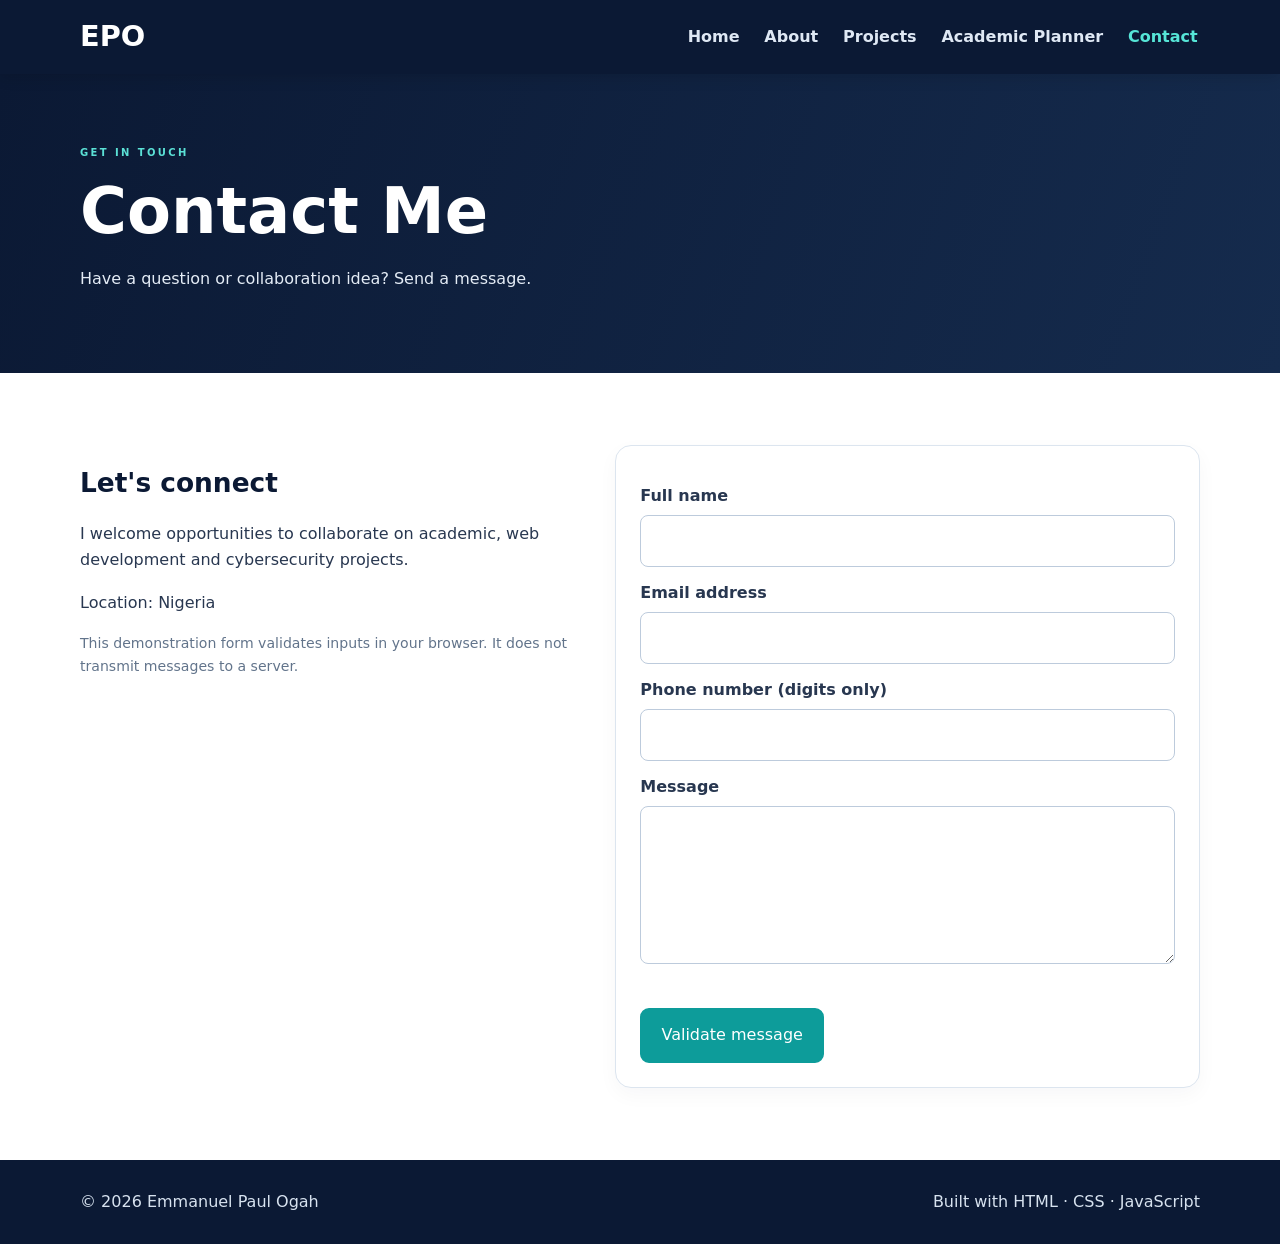
<file: contact.html>
<!DOCTYPE html>
<html lang="en">

<head>
    <meta charset="UTF-8">
    <meta name="viewport" content="width=device-width,initial-scale=1">
    <meta name="description" content="Emmanuel Paul Ogah student portfolio and academic management website">
    <title>Contact | Emmanuel Paul Ogah</title>
    <link rel="stylesheet" href="styles.css">
</head>

<body><a class="skip" href="#main">Skip to content</a>
    <header class="site-header">
        <div class="container nav-wrap"><a class="brand" href="index.html">EPO<span></span></a><button
                class="menu-toggle" type="button" aria-label="Toggle navigation" aria-expanded="false">☰</button>
            <nav class="nav" aria-label="Main navigation"><a href="index.html">Home</a><a href="about.html">About</a><a
                    href="projects.html">Projects</a><a href="planner.html">Academic Planner</a><a href="contact.html"
                    aria-current="page">Contact</a></nav>
        </div>
    </header>
    <main id="main">
        <section class="page-banner">
            <div class="container"><span class="eyebrow">GET IN TOUCH</span>
                <h1>Contact Me</h1>
                <p>Have a question or collaboration idea? Send a message.</p>
            </div>
        </section>
        <section class="section container">
            <div class="contact-layout">
                <div>
                    <h2>Let's connect</h2>
                    <p>I welcome opportunities to collaborate on academic, web development and cybersecurity projects.
                    </p>
                    <p>Location: Nigeria</p>
                    <p class="note">This demonstration form validates inputs in your browser. It does not transmit
                        messages to a server.</p>
                </div>
                <form id="contact-form" class="card" novalidate><label for="contact-name">Full name</label><input
                        id="contact-name" name="name" required autocomplete="name"><label for="contact-email">Email
                        address</label><input id="contact-email" name="email" type="email" required
                        autocomplete="email"><label for="contact-phone">Phone number (digits only)</label><input
                        id="contact-phone" name="phone" type="tel" inputmode="numeric" required
                        autocomplete="tel"><label for="contact-message">Message</label><textarea id="contact-message"
                        name="message" rows="5" required></textarea>
                    <p id="form-feedback" role="status" aria-live="polite"></p><button class="btn"
                        type="submit">Validate message</button>
                </form>
            </div>
        </section>
    </main>
    <footer>
        <div class="container footer-inner"><span>© <span id="year"></span> Emmanuel Paul Ogah</span><span>Built with
                HTML · CSS · JavaScript</span></div>
    </footer>
    <script src="script.js" defer></script>
</body>

</html>
</file>
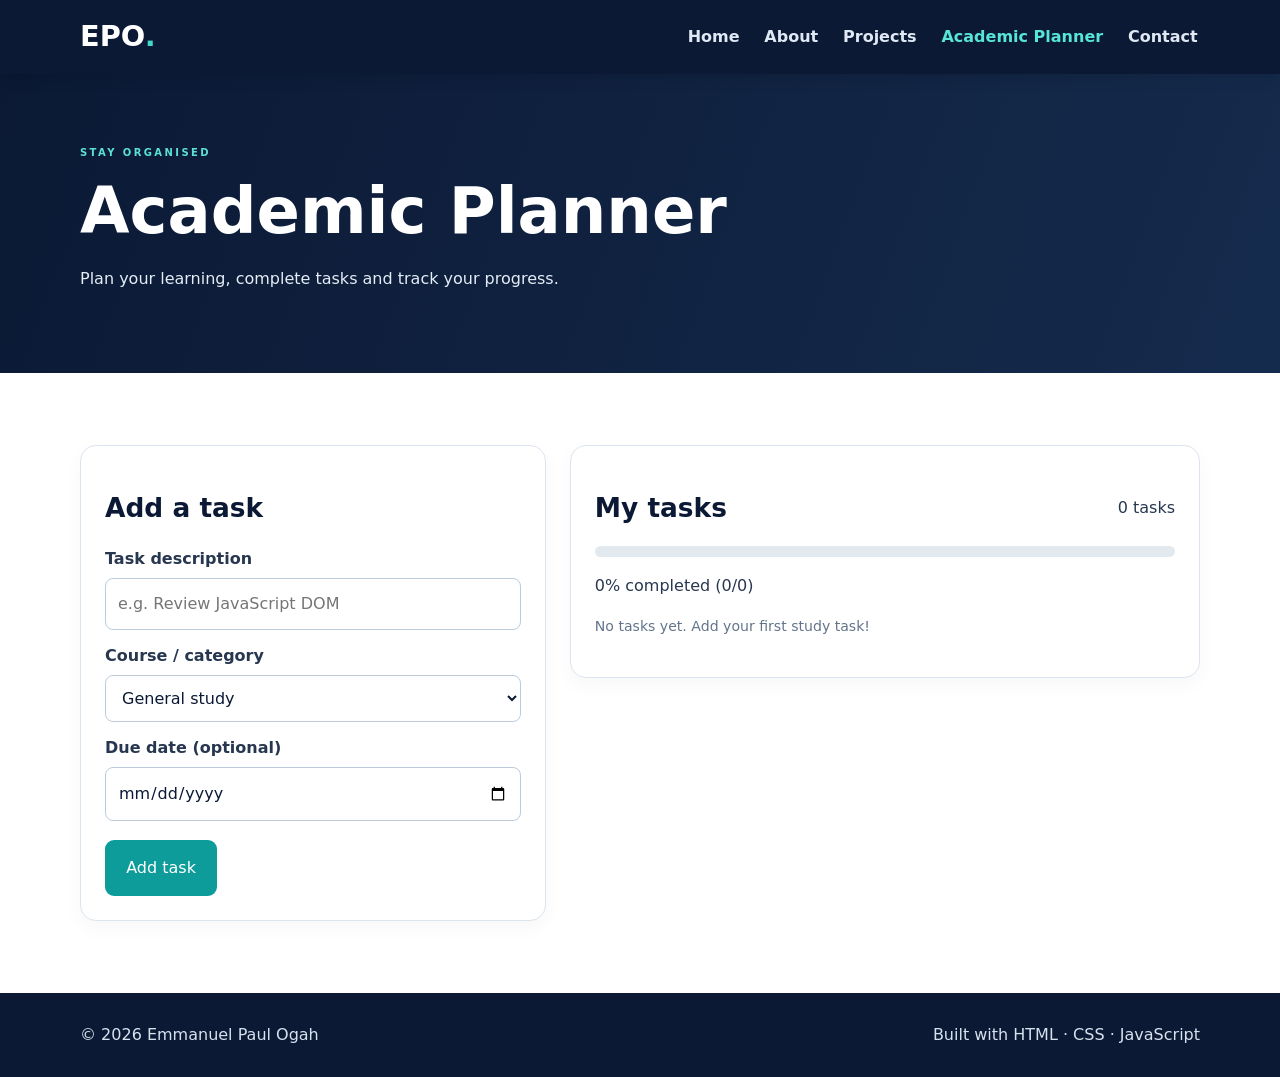
<file: planner.html>
<!DOCTYPE html><html lang="en"><head><meta charset="UTF-8"><meta name="viewport" content="width=device-width,initial-scale=1"><meta name="description" content="Emmanuel Paul Ogah student portfolio and academic management website"><title>Academic Planner | Emmanuel Paul Ogah</title><link rel="stylesheet" href="styles.css"></head><body><a class="skip" href="#main">Skip to content</a><header class="site-header"><div class="container nav-wrap"><a class="brand" href="index.html">EPO<span>.</span></a><button class="menu-toggle" type="button" aria-label="Toggle navigation" aria-expanded="false">☰</button><nav class="nav" aria-label="Main navigation"><a href="index.html" >Home</a><a href="about.html" >About</a><a href="projects.html" >Projects</a><a href="planner.html" aria-current="page">Academic Planner</a><a href="contact.html" >Contact</a></nav></div></header><main id="main"><section class="page-banner"><div class="container"><span class="eyebrow">STAY ORGANISED</span><h1>Academic Planner</h1><p>Plan your learning, complete tasks and track your progress.</p></div></section><section class="section container"><div class="planner-layout"><div class="card"><h2>Add a task</h2><form id="task-form"><label for="task-title">Task description</label><input id="task-title" name="title" required maxlength="120" placeholder="e.g. Review JavaScript DOM"><label for="task-course">Course / category</label><select id="task-course" name="course"><option>General study</option><option>Cybersecurity</option><option>Mathematics</option><option>Physics</option><option>Statistics</option><option>Computing</option></select><label for="task-date">Due date (optional)</label><input id="task-date" name="date" type="date"><button class="btn" type="submit">Add task</button></form></div><div class="card"><div class="task-heading"><h2>My tasks</h2><span id="task-count" aria-live="polite">0 tasks</span></div><div class="progress-track" role="progressbar" aria-label="Task completion" aria-valuemin="0" aria-valuemax="100" aria-valuenow="0" id="progress"><span id="progress-bar"></span></div><p id="progress-text">0% completed</p><ul id="task-list" class="task-list" aria-live="polite"></ul><p id="empty-tasks" class="note">No tasks yet. Add your first study task!</p></div></div></section></main><footer><div class="container footer-inner"><span>© <span id="year"></span> Emmanuel Paul Ogah</span><span>Built with HTML · CSS · JavaScript</span></div></footer><script src="script.js" defer></script></body></html>
</file>
<file: styles.css>
:root {
    --navy: #0b1934;
    --navy2: #152b4d;
    --teal: #0d9c9a;
    --light: #f3f7fb;
    --text: #283750;
    --border: #dce5ef;
    --white: #fff
}

* {
    box-sizing: border-box
}

html {
    scroll-behavior: smooth
}

body {
    margin: 0;
    font-family: system-ui, -apple-system, Segoe UI, sans-serif;
    color: var(--text);
    line-height: 1.65;
    background: #fff
}

a {
    color: #087f83;
    text-decoration: none
}

a:hover {
    text-decoration: underline
}

img,
video {
    max-width: 100%;
    height: auto
}

h1,
h2,
h3 {
    color: var(--navy);
    line-height: 1.22
}

h1 {
    font-size: clamp(2.3rem, 5vw, 4.2rem)
}

h2 {
    font-size: 1.65rem
}

.container {
    width: min(1120px, 90%);
    margin: auto
}

.site-header {
    background: var(--navy);
    position: sticky;
    top: 0;
    z-index: 10;
    box-shadow: 0 3px 14px #0002
}

.nav-wrap {
    display: flex;
    justify-content: space-between;
    align-items: center;
    min-height: 74px;
    gap: 1rem
}

.brand {
    font-size: 1.8rem;
    font-weight: 850;
    color: #fff
}

.brand span {
    color: #40d9ca
}

.nav {
    display: flex;
    gap: 1.25rem
}

.nav a {
    color: #dfe8f4;
    font-weight: 600;
    padding: .5rem .15rem
}

.nav a[aria-current],
.nav a:hover {
    color: #56e5d7
}

.menu-toggle {
    display: none;
    background: transparent;
    border: 1px solid #7185a0;
    border-radius: 8px;
    color: #fff;
    font-size: 1.3rem;
    padding: .3rem .75rem;
    cursor: pointer
}

.skip {
    position: absolute;
    left: -9999px
}

.skip:focus {
    left: 1rem;
    top: 1rem;
    z-index: 99;
    background: white;
    padding: 1rem
}

.hero {
    background: linear-gradient(135deg, #eef9fa, #f5f8fd);
    padding: 6rem 0
}

.hero-grid {
    display: grid;
    grid-template-columns: 1.3fr .8fr;
    gap: 4rem;
    align-items: center
}

.hero h1 em {
    color: #078c8d;
    font-style: normal
}

.eyebrow {
    color: #087f83;
    font-size: .8rem;
    font-weight: 850;
    letter-spacing: .13em
}

.lead {
    font-size: 1.15rem;
    max-width: 620px
}

.actions {
    display: flex;
    flex-wrap: wrap;
    gap: .8rem;
    margin-top: 2rem
}

.btn {
    display: inline-block;
    border: 2px solid var(--teal);
    background: var(--teal);
    color: white;
    border-radius: 9px;
    padding: .78rem 1.2rem;
    font-weight: 750;
    cursor: pointer;
    font: inherit;
    transition: transform .2s, background .2s
}

.btn:hover {
    background: #087f83;
    transform: translateY(-2px);
    text-decoration: none
}

.btn-outline {
    background: transparent;
    color: #087f83
}

.portrait {
    text-align: center;
    background: white;
    padding: 1.2rem;
    border-radius: 20px;
    box-shadow: 0 18px 40px #122f4c17
}

.portrait img {
    width: 100%;
    max-height: 330px;
    object-fit: contain
}

.portrait p,
.note {
    font-size: .88rem;
    color: #62748b
}

.section {
    padding-top: 4.5rem;
    padding-bottom: 4.5rem
}

.section>h2:not(:first-child) {
    margin-top: 2.5rem
}

.muted {
    background: var(--light)
}

.cards {
    display: grid;
    grid-template-columns: repeat(3, minmax(0, 1fr));
    gap: 1.3rem;
    margin-top: 2rem
}

.card {
    background: #fff;
    border: 1px solid var(--border);
    border-radius: 16px;
    padding: 1.5rem;
    box-shadow: 0 7px 20px #0b193409;
    transition: transform .2s
}

.card:hover {
    transform: translateY(-3px)
}

.card-icon {
    font-size: 2rem
}

.page-banner {
    background: linear-gradient(110deg, var(--navy), var(--navy2));
    padding: 4rem 0;
    color: #e4ecf6
}

.page-banner h1 {
    color: #fff;
    margin: .5rem 0
}

.page-banner .eyebrow {
    color: #5be1d6
}

.table-scroll {
    overflow-x: auto
}

table {
    width: 100%;
    border-collapse: collapse;
    background: white
}

caption {
    text-align: left;
    font-weight: 700;
    padding: .6rem
}

th,
td {
    padding: 1rem;
    text-align: left;
    border-bottom: 1px solid var(--border)
}

th {
    background: #e5f5f4;
    color: var(--navy)
}

.timeline {
    border-left: 3px solid var(--teal);
    padding-left: 1.5rem
}

.timeline article {
    margin: 1.4rem 0
}

.timeline h3 {
    margin-bottom: .2rem
}

.timeline p {
    margin-top: 0
}

.chips {
    list-style: none;
    padding: 0;
    display: flex;
    flex-wrap: wrap;
    gap: .7rem
}

.chips li {
    background: #e5f5f4;
    border-radius: 30px;
    padding: .5rem 1rem;
    color: #086d73;
    font-weight: 600
}

.interest-list {
    padding-left: 1.4rem
}

.projects .card img {
    width: 100%;
    aspect-ratio: 16/9;
    object-fit: cover;
    border-radius: 10px
}

.projects .card h2 {
    font-size: 1.3rem
}

.tags {
    font-size: .85rem;
    color: #087f83;
    font-weight: 700
}

.planner-layout {
    display: grid;
    grid-template-columns: .85fr 1.15fr;
    gap: 1.5rem;
    align-items: start
}

.contact-layout {
    display: grid;
    grid-template-columns: 1fr 1.2fr;
    gap: 3rem;
    align-items: start
}

label {
    display: block;
    font-weight: 700;
    margin: .8rem 0 .35rem
}

input,
textarea,
select {
    width: 100%;
    border: 1px solid #bdcbdc;
    border-radius: 8px;
    padding: .75rem;
    font: inherit;
    background: white;
    color: var(--navy)
}

input:focus,
textarea:focus,
select:focus {
    outline: 2px solid #4dbbb8;
    outline-offset: 1px
}

form .btn {
    margin-top: 1.2rem
}

.task-heading {
    display: flex;
    align-items: center;
    justify-content: space-between;
    gap: 1rem
}

.task-list {
    list-style: none;
    padding: 0
}

.task-list li {
    display: flex;
    gap: .7rem;
    align-items: center;
    padding: .85rem 0;
    border-bottom: 1px solid var(--border)
}

.task-list input {
    width: auto;
    accent-color: var(--teal)
}

.task-content {
    flex: 1;
    overflow-wrap: anywhere
}

.task-content small {
    display: block;
    color: #66768c
}

.task-done .task-content strong {
    text-decoration: line-through;
    color: #7c8ba0
}

.delete-task {
    border: 1px solid #e6b6b6;
    background: #fff5f5;
    color: #a52626;
    border-radius: 7px;
    padding: .35rem .65rem;
    cursor: pointer
}

.progress-track {
    height: 11px;
    border-radius: 20px;
    background: #e2eaf0;
    overflow: hidden
}

.progress-track span {
    display: block;
    height: 100%;
    width: 0;
    background: var(--teal);
    transition: width .25s
}

#form-feedback.error {
    color: #b42318
}

#form-feedback.success {
    color: #087f83
}

footer {
    background: var(--navy);
    color: #d7e2ef;
    padding: 1.8rem 0
}

.footer-inner {
    display: flex;
    justify-content: space-between;
    gap: 1rem;
    flex-wrap: wrap
}

@media(max-width:760px) {
    .menu-toggle {
        display: block
    }

    .nav {
        display: none;
        position: absolute;
        top: 74px;
        left: 0;
        right: 0;
        background: var(--navy);
        padding: 1rem 5%;
        flex-direction: column;
        gap: .3rem
    }

    .nav.open {
        display: flex
    }

    .hero {
        padding: 3.5rem 0
    }

    .hero-grid,
    .planner-layout,
    .contact-layout {
        grid-template-columns: 1fr;
        gap: 2rem
    }

    .cards {
        grid-template-columns: 1fr
    }

    .portrait {
        max-width: 390px
    }

    .section {
        padding-top: 3rem;
        padding-bottom: 3rem
    }
}

@media(prefers-reduced-motion:reduce) {

    *,
    *:before,
    *:after {
        scroll-behavior: auto !important;
        transition: none !important
    }
}

/* Premium cybersecurity portfolio homepage */
:root {
    --night: #030b18;
    --night2: #07172b;
    --cyan: #14b8ff;
    --cyan2: #63d7ff;
    --ink: #eaf4ff;
    --muted-light: #9bb0c8;
    --line-dark: rgba(139, 190, 229, .17)
}

body.home-page {
    background: #050d1a;
    color: var(--ink)
}

.home-page .site-header {
    position: sticky;
    top: 0;
    z-index: 20;
    background: rgba(3, 11, 24, .91);
    backdrop-filter: blur(18px);
    border-bottom: 1px solid var(--line-dark)
}

.home-page .nav-wrap {
    min-height: 82px
}

.home-page .brand {
    display: flex;
    align-items: center;
    gap: 12px;
    color: #f6fbff;
    text-decoration: none;
    font-weight: 750;
    line-height: 1.2
}

.brand-mark {
    font-size: 27px;
    letter-spacing: -3px;
    color: #fff
}

.brand-mark span {
    color: var(--cyan)
}

.brand-copy {
    font-size: 14px;
    letter-spacing: .1px
}

.brand-copy small {
    display: block;
    margin-top: 5px;
    color: #8ca6c3;
    font-size: 9px;
    letter-spacing: 2px;
    font-weight: 600
}

.home-page .nav {
    gap: 25px
}

.home-page .nav a {
    color: #c7d6e8;
    font-size: 13px
}

.home-page .nav a:hover,
.home-page .nav a[aria-current=page] {
    color: var(--cyan)
}

.home-page .nav .nav-cta {
    border: 1px solid rgba(20, 184, 255, .6);
    border-radius: 30px;
    padding: 10px 15px;
    color: #f4fbff
}

.nav-cta span {
    color: var(--cyan);
    padding-left: 5px
}

.showcase-hero {
    position: relative;
    overflow: hidden;
    background: radial-gradient(ellipse at 78% 38%, rgba(0, 108, 198, .19), transparent 35%), linear-gradient(120deg, #030a15 0%, #061426 56%, #071b31 100%);
    min-height: 640px
}

.showcase-hero:before {
    content: "";
    position: absolute;
    inset: 0;
    background-image: linear-gradient(rgba(120, 185, 230, .035) 1px, transparent 1px), linear-gradient(90deg, rgba(120, 185, 230, .035) 1px, transparent 1px);
    background-size: 54px 54px;
    mask-image: linear-gradient(90deg, black, transparent 85%);
    pointer-events: none
}

.hero-glow {
    position: absolute;
    width: 450px;
    height: 450px;
    border-radius: 50%;
    right: 10%;
    top: 10%;
    background: rgba(0, 143, 255, .12);
    filter: blur(90px)
}

.showcase-grid {
    position: relative;
    display: grid;
    grid-template-columns: 1fr 1fr;
    align-items: center;
    gap: 42px;
    padding-top: 68px;
    padding-bottom: 68px;
    min-height: 590px
}

.hero-copy {
    position: relative;
    z-index: 2;
    padding: 10px 0 25px
}

.eyebrow,
.section-kicker {
    font-size: 10px;
    letter-spacing: 2.4px;
    font-weight: 750;
    color: #8faac7
}

.status-dot {
    display: inline-block;
    width: 7px;
    height: 7px;
    border-radius: 50%;
    background: #1ed5b0;
    box-shadow: 0 0 12px rgba(30, 213, 176, .8);
    margin-right: 9px
}

.hero-copy h1 {
    font-size: clamp(48px, 6.2vw, 82px);
    letter-spacing: -4px;
    line-height: .99;
    margin: 26px 0 20px;
    color: #f5f9ff;
    font-weight: 800
}

.hero-copy h1 span {
    color: var(--cyan);
    text-shadow: 0 0 36px rgba(20, 184, 255, .18)
}

.job-title {
    max-width: 560px;
    color: #dceafa;
    font-size: clamp(14px, 1.4vw, 18px);
    line-height: 1.7;
    font-weight: 650
}

.job-title i {
    font-style: normal;
    color: var(--cyan);
    padding: 0 4px
}

.hero-description {
    max-width: 500px;
    color: #9fb3ca;
    font-size: 15px;
    line-height: 1.9;
    margin: 18px 0 28px
}

.home-page .actions {
    display: flex;
    gap: 12px;
    flex-wrap: wrap
}

.home-page .btn {
    display: inline-flex;
    align-items: center;
    gap: 14px;
    background: linear-gradient(100deg, #008ee9, #12b9f4);
    border: 1px solid transparent;
    color: #fff;
    border-radius: 4px;
    padding: 14px 19px;
    font-size: 12px;
    font-weight: 750;
    text-decoration: none;
    box-shadow: 0 9px 30px rgba(0, 145, 235, .15);
    transition: transform .2s, box-shadow .2s
}

.home-page .btn:hover {
    transform: translateY(-3px);
    box-shadow: 0 13px 35px rgba(0, 145, 235, .3)
}

.home-page .btn-outline {
    background: rgba(255, 255, 255, .02);
    border-color: rgba(151, 191, 227, .32);
    box-shadow: none
}

.hero-social {
    display: flex;
    align-items: center;
    gap: 9px;
    flex-wrap: wrap;
    margin-top: 34px;
    color: #93aac4;
    font-size: 10px
}

.hero-social .social-label {
    letter-spacing: 1.6px;
    color: #5f7d9e;
    font-weight: 800;
    margin-right: 5px
}

.hero-social b {
    color: var(--cyan)
}

.hero-visual {
    position: relative;
    min-width: 0;
    padding: 12px 10px 34px 0
}

.portrait-frame {
    position: relative;
    z-index: 1;
    overflow: hidden;
    border: 1px solid rgba(91, 185, 244, .35);
    border-radius: 6px;
    background: #0b1c2d;
    box-shadow: 0 35px 80px rgba(0, 0, 0, .4), 0 0 55px rgba(0, 130, 225, .09);
    transform: rotate(1deg)
}

.portrait-frame:before {
    content: "";
    position: absolute;
    z-index: 2;
    inset: 0;
    border: 1px solid rgba(255, 255, 255, .08);
    pointer-events: none
}

.portrait-frame img {
    display: block;
    width: 100%;
    height: 440px;
    object-fit: cover;
    object-position: center 25%;
    filter: saturate(.9);
    transition: transform .7s
}

.portrait-frame:hover img {
    transform: scale(1.025)
}

.portrait-shade {
    position: absolute;
    inset: 35% 0 0;
    background: linear-gradient(transparent, rgba(3, 10, 20, .72));
    pointer-events: none
}

.image-tag {
    position: absolute;
    left: 17px;
    right: 17px;
    bottom: 17px;
    display: flex;
    align-items: center;
    gap: 11px;
    padding: 13px 15px;
    background: rgba(3, 13, 27, .83);
    border: 1px solid rgba(137, 195, 232, .23);
    backdrop-filter: blur(12px);
    color: #eef8ff
}

.image-tag strong {
    display: block;
    font-size: 11px
}

.image-tag small {
    display: block;
    margin-top: 4px;
    font-size: 8px;
    letter-spacing: 1.7px;
    color: #8ca9c7
}

.image-tag .status-dot {
    flex-shrink: 0
}

.orbit {
    position: absolute;
    border: 1px solid rgba(20, 184, 255, .19);
    border-radius: 50%;
    pointer-events: none
}

.orbit-one {
    width: 90px;
    height: 90px;
    right: -12px;
    top: -12px
}

.orbit-two {
    width: 38px;
    height: 38px;
    left: -14px;
    bottom: 10px;
    border-color: rgba(20, 184, 255, .45)
}

.visual-index {
    position: absolute;
    right: 0;
    bottom: 0;
    color: #8ba8c7;
    font-size: 9px;
    letter-spacing: 1.8px
}

.visual-index span {
    color: var(--cyan);
    padding: 0 5px
}

.hero-bottom-line {
    position: relative;
    display: flex;
    align-items: center;
    gap: 13px;
    border-top: 1px solid var(--line-dark);
    padding: 15px max(calc((100% - 1120px)/2), 24px);
    font-size: 9px;
    letter-spacing: 1.6px;
    color: #6885a5
}

.hero-bottom-line>span {
    width: 30px;
    height: 1px;
    background: var(--cyan)
}

.hero-bottom-line p {
    margin: 0
}

.hero-bottom-line a {
    margin-left: auto;
    color: #9db7d0;
    text-decoration: none
}

.quick-stats {
    background: #071323;
    border-bottom: 1px solid var(--line-dark)
}

.stats-grid {
    display: grid;
    grid-template-columns: repeat(3, 1fr);
    padding-top: 28px;
    padding-bottom: 28px
}

.stats-grid article {
    display: flex;
    align-items: center;
    gap: 15px;
    padding: 8px 22px;
    border-right: 1px solid var(--line-dark)
}

.stats-grid article:first-child {
    padding-left: 0
}

.stats-grid article:last-child {
    border: 0
}

.stat-symbol {
    font-size: 28px;
    color: var(--cyan)
}

.stats-grid small {
    display: block;
    font-size: 8px;
    letter-spacing: 1.6px;
    color: #6f8cab;
    font-weight: 800
}

.stats-grid strong {
    display: block;
    margin-top: 6px;
    font-size: 13px;
    color: #e8f4ff
}

.stats-grid p {
    margin: 5px 0 0;
    font-size: 10px;
    color: #91a8c0
}

.home-page .section {
    padding-top: 76px;
    padding-bottom: 76px
}

.home-page .section h2 {
    color: #f2f8ff;
    font-size: clamp(28px, 4vw, 42px);
    letter-spacing: -1.4px;
    margin: 16px 0
}

.intro-grid {
    display: grid;
    grid-template-columns: 1fr 1fr;
    gap: 35px;
    align-items: center
}

.intro-grid h2 {
    line-height: 1.2
}

.intro-grid h2 span {
    color: var(--cyan)
}

.intro-grid p,
.section-lead {
    font-size: 14px;
    line-height: 1.9;
    color: #9eb2c9
}

.text-link {
    display: inline-flex;
    gap: 12px;
    align-items: center;
    margin-top: 12px;
    color: var(--cyan2);
    text-decoration: none;
    font-size: 12px;
    font-weight: 750
}

.text-link span {
    font-size: 18px;
    transition: transform .2s
}

.text-link:hover span {
    transform: translateX(4px)
}

.home-page .cards {
    display: grid;
    grid-template-columns: repeat(3, 1fr);
    gap: 16px;
    margin-top: 35px
}

.home-page .card {
    background: linear-gradient(145deg, rgba(15, 37, 59, .8), rgba(7, 20, 36, .8));
    border: 1px solid var(--line-dark);
    border-radius: 5px;
    padding: 24px;
    transition: transform .2s, border-color .2s
}

.home-page .card:hover {
    transform: translateY(-4px);
    border-color: rgba(20, 184, 255, .5)
}

.home-page .card-icon {
    color: var(--cyan);
    font-size: 23px
}

.home-page .card h3 {
    font-size: 15px;
    color: #eaf5ff;
    margin: 16px 0 8px
}

.home-page .card p {
    font-size: 12px;
    line-height: 1.8;
    color: #91a8c0;
    margin: 0
}

.home-page .muted {
    background: #071323;
    border-top: 1px solid var(--line-dark);
    border-bottom: 1px solid var(--line-dark)
}

.home-page table {
    color: #d7e7f7
}

.home-page th {
    background: #0c233b;
    color: #cce9ff
}

.home-page td,
.home-page th {
    border-color: var(--line-dark)
}

.home-page footer {
    background: #030a14;
    border-top: 1px solid var(--line-dark);
    color: #829bb5
}

.home-page .skip {
    color: #06101e
}

@media(max-width:900px) {
    .home-page .nav {
        gap: 13px
    }

    .home-page .nav a {
        font-size: 11px
    }

    .showcase-grid {
        gap: 22px
    }

    .hero-copy h1 {
        letter-spacing: -2.5px
    }

    .portrait-frame img {
        height: 390px
    }

    .stats-grid article {
        padding: 8px 12px
    }
}

@media(max-width:720px) {
    .home-page .nav-wrap {
        min-height: 70px
    }

    .home-page .menu-toggle {
        display: block
    }

    .home-page .nav {
        display: none;
        position: absolute;
        top: 70px;
        left: 0;
        right: 0;
        background: #061426;
        border-bottom: 1px solid var(--line-dark);
        padding: 18px 24px;
        align-items: stretch;
        gap: 0
    }

    .home-page .nav.open {
        display: flex;
        flex-direction: column
    }

    .home-page .nav a {
        padding: 12px 0;
        font-size: 13px
    }

    .home-page .nav .nav-cta {
        margin-top: 8px;
        text-align: center;
        padding: 12px
    }

    .showcase-grid {
        grid-template-columns: 1fr;
        padding-top: 45px;
        padding-bottom: 40px;
        gap: 24px
    }

    .hero-copy {
        padding-bottom: 0
    }

    .hero-copy h1 {
        font-size: clamp(48px, 13vw, 72px);
        margin-top: 20px
    }

    .job-title {
        font-size: 14px
    }

    .hero-description {
        font-size: 13px
    }

    .hero-visual {
        width: 100%;
        max-width: 510px;
        margin: 0 auto;
        padding-right: 6px
    }

    .portrait-frame img {
        height: clamp(310px, 90vw, 440px)
    }

    .hero-social {
        margin-top: 24px
    }

    .hero-bottom-line {
        padding: 14px 20px;
        font-size: 8px;
        letter-spacing: 1px
    }

    .hero-bottom-line a {
        font-size: 8px
    }

    .stats-grid {
        grid-template-columns: 1fr;
        padding-top: 12px;
        padding-bottom: 12px
    }

    .stats-grid article,
    .stats-grid article:first-child {
        padding: 15px 0;
        border-right: 0;
        border-bottom: 1px solid var(--line-dark)
    }

    .stats-grid article:last-child {
        border-bottom: 0
    }

    .intro-grid {
        grid-template-columns: 1fr;
        gap: 5px
    }

    .home-page .section {
        padding-top: 52px;
        padding-bottom: 52px
    }

    .home-page .cards {
        grid-template-columns: 1fr
    }

    .home-page .card {
        padding: 21px
    }

    .home-page .footer-inner {
        gap: 10px;
        flex-direction: column;
        align-items: flex-start
    }
}

@media(prefers-reduced-motion:reduce) {

    .home-page *,
    .home-page *:before,
    .home-page *:after {
        animation: none !important;
        transition: none !important;
        scroll-behavior: auto !important
    }
}
</file>
